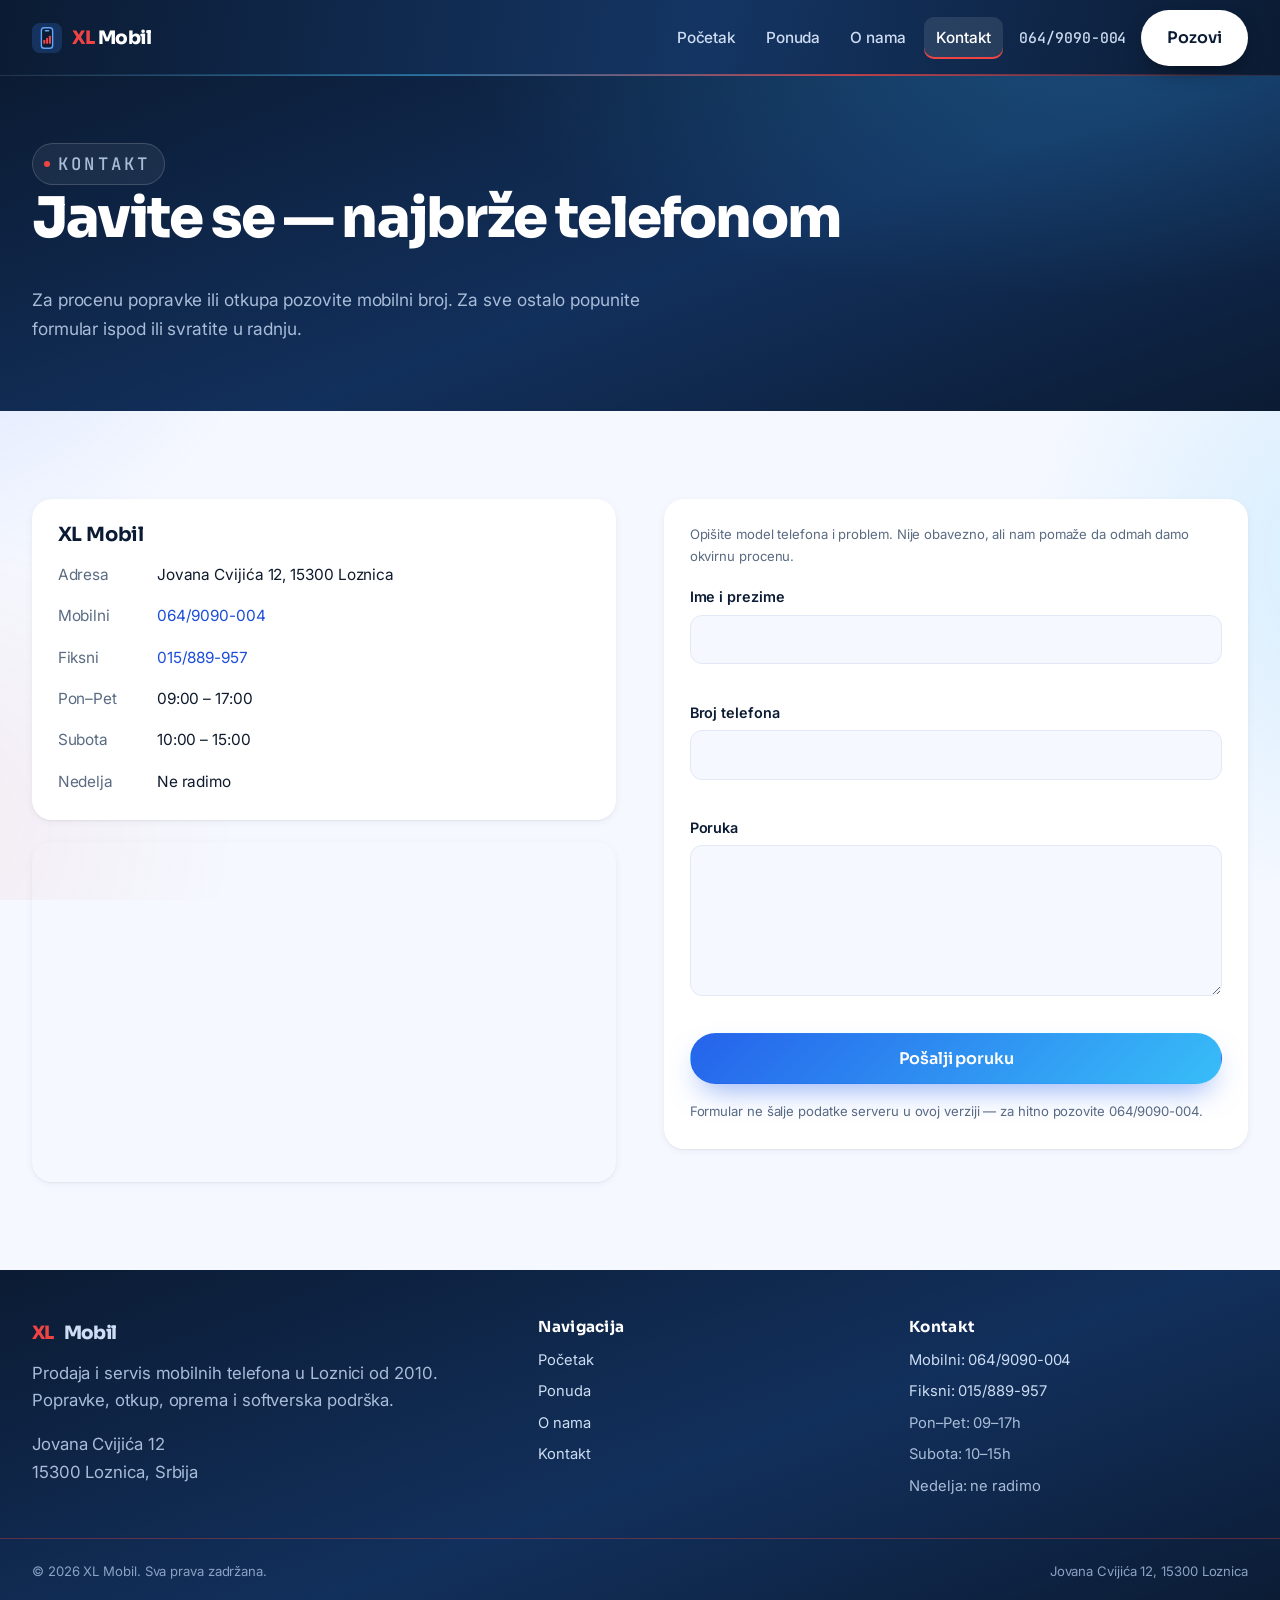
<file: kontakt.html>
<!DOCTYPE html>
<html lang="sr">
<head>
<meta charset="UTF-8">
<meta name="viewport" content="width=device-width, initial-scale=1">
<title>Kontakt i radno vreme — XL Mobil, Loznica</title>
<meta name="description" content="Kontakt XL Mobil: Jovana Cvijića 12, 15300 Loznica. Mobilni 064/9090-004, fiksni 015/889-957. Radno vreme, mapa i formular za upit o popravci ili otkupu.">
<link rel="canonical" href="https://www.xlmobil.rs/kontakt.html">
<meta property="og:type" content="website">
<meta property="og:site_name" content="XL Mobil">
<meta property="og:title" content="Kontakt i radno vreme — XL Mobil, Loznica">
<meta property="og:description" content="Jovana Cvijića 12, 15300 Loznica. Mobilni 064/9090-004, fiksni 015/889-957. Mapa i formular za upit.">
<meta property="og:image" content="https://www.xlmobil.rs/assets/og-image.svg">
<meta property="og:url" content="https://www.xlmobil.rs/kontakt.html">
<meta name="twitter:card" content="summary_large_image">
<link rel="icon" href="assets/favicon.svg" type="image/svg+xml">
<link rel="preconnect" href="https://fonts.googleapis.com">
<link rel="preconnect" href="https://fonts.gstatic.com" crossorigin>
<link href="https://fonts.googleapis.com/css2?family=Sora:wght@500;600;700;800&family=Inter:wght@400;500;600&family=JetBrains+Mono:wght@400;500&display=swap" rel="stylesheet">
<link rel="stylesheet" href="styles.css">
</head>
<body>
<a class="skip-link" href="#main">Preskoči na sadržaj</a>

<!-- Bočne šine: vertikalni tekst uz ivice prozora, vidljive tek na širokim ekranima -->
<span class="edge-rail edge-rail--left" aria-hidden="true">Prodaja · Servis · Otkup</span>
<a class="edge-rail edge-rail--right" href="tel:+381649090004" tabindex="-1" aria-hidden="true">064/9090-004 · Loznica</a>

<header class="site-header">
  <div class="wrap header__inner">
    <a class="brand" href="index.html" aria-label="XL Mobil, početna">
      <svg width="30" height="30" viewBox="0 0 32 32" aria-hidden="true" focusable="false">
        <rect width="32" height="32" rx="8" fill="#16325e"/>
        <rect x="10" y="5" width="12" height="22" rx="3" fill="#0b1b33" stroke="#60a5fa" stroke-width="1.5"/>
        <rect x="13.5" y="7.5" width="5" height="1.6" rx="0.8" fill="#60a5fa"/>
        <g fill="#ef4444"><rect x="12" y="18" width="2.2" height="4" rx="0.6"/><rect x="15" y="16" width="2.2" height="6" rx="0.6"/><rect x="18" y="13.5" width="2.2" height="8.5" rx="0.6"/></g>
      </svg>
      <span><span class="brand__x">XL</span> Mobil</span>
    </a>
    <button class="nav-toggle" type="button" aria-label="Otvori meni" aria-expanded="false" aria-controls="primary-nav"><span></span></button>
    <nav class="primary-nav" id="primary-nav" aria-label="Glavna navigacija">
      <ul>
        <li><a href="index.html">Početak</a></li>
        <li><a href="ponuda.html">Ponuda</a></li>
        <li><a href="o-nama.html">O nama</a></li>
        <li><a href="kontakt.html" aria-current="page">Kontakt</a></li>
        <li class="mobile-call"><a class="btn btn--primary btn--block" href="tel:+381649090004">Pozovi 064/9090-004</a></li>
      </ul>
    </nav>
    <div class="header__cta">
      <a class="header__phone" href="tel:+381649090004">064/9090-004</a>
      <a class="btn btn--primary" href="tel:+381649090004">Pozovi</a>
    </div>
  </div>
</header>

<main id="main">

  <section class="page-hero">
    <div class="wrap">
      <p class="eyebrow">Kontakt</p>
      <h1>Javite se — najbrže telefonom</h1>
      <p>Za procenu popravke ili otkupa pozovite mobilni broj. Za sve ostalo popunite formular ispod ili svratite u radnju.</p>
    </div>
  </section>

  <section class="section">
    <div class="wrap contact-grid">

      <div>
        <div class="info-card reveal">
          <h3>XL Mobil</h3>
          <div class="info-row"><span>Adresa</span><span>Jovana Cvijića 12, 15300 Loznica</span></div>
          <div class="info-row"><span>Mobilni</span><a href="tel:+381649090004">064/9090-004</a></div>
          <div class="info-row"><span>Fiksni</span><a href="tel:+381158899957">015/889-957</a></div>
          <!-- NAPOMENA ZA VLASNIKA: radno vreme nije zvanično potvrđeno nigde gde smo mogli da proverimo.
               Ovo je razuman placeholder — potvrditi ili ispraviti tačne sate pre objave sajta. -->
          <div class="info-row"><span>Pon–Pet</span><span>09:00 – 17:00</span></div>
          <div class="info-row"><span>Subota</span><span>10:00 – 15:00</span></div>
          <div class="info-row"><span>Nedelja</span><span>Ne radimo</span></div>
        </div>

        <div class="map-embed reveal" id="mapa">
          <!-- Zvanični Google Maps embed za XL MOBIL — ne regenerisati -->
          <iframe src="https://www.google.com/maps/embed?pb=!1m18!1m12!1m3!1d2844.231252009093!2d19.21889047622357!3d44.53089737107404!2m3!1f0!2f0!3f0!3m2!1i1024!2i768!4f13.1!3m3!1m2!1s0x4759619ef293d9af%3A0xb88b22be460795ec!2sXL%20MOBIL!5e0!3m2!1ssr!2srs!4v1788189400933!5m2!1ssr!2srs" width="600" height="450" style="border:0;" allowfullscreen="" loading="lazy" referrerpolicy="strict-origin-when-cross-origin" title="XL Mobil na Google mapama"></iframe>
        </div>
      </div>

      <div>
        <form class="contact-form reveal" novalidate aria-describedby="form-intro">
          <p id="form-intro" class="form-note">Opišite model telefona i problem. Nije obavezno, ali nam pomaže da odmah damo okvirnu procenu.</p>

          <div class="field">
            <label for="ime">Ime i prezime</label>
            <input type="text" id="ime" name="ime" autocomplete="name" required>
            <span class="field__error" aria-live="polite"></span>
          </div>

          <div class="field">
            <label for="telefon">Broj telefona</label>
            <input type="tel" id="telefon" name="telefon" autocomplete="tel" inputmode="tel" required>
            <span class="field__error" aria-live="polite"></span>
          </div>

          <div class="field">
            <label for="poruka">Poruka</label>
            <textarea id="poruka" name="poruka" rows="5" required></textarea>
            <span class="field__error" aria-live="polite"></span>
          </div>

          <p class="form-status" role="status" tabindex="-1"></p>

          <button type="submit" class="btn btn--primary btn--block">Pošalji poruku</button>
          <p class="form-note">Formular ne šalje podatke serveru u ovoj verziji — za hitno pozovite 064/9090-004.</p>
        </form>
      </div>

    </div>
  </section>

</main>

<footer class="site-footer">
  <div class="wrap footer__grid">
    <div>
      <a class="footer__brand" href="index.html"><span class="brand__x">XL</span> Mobil</a>
      <p>Prodaja i servis mobilnih telefona u Loznici od 2010. Popravke, otkup, oprema i softverska podrška.</p>
      <p>Jovana Cvijića 12<br>15300 Loznica, Srbija</p>
    </div>
    <div>
      <h4>Navigacija</h4>
      <div class="footer__list">
        <a href="index.html">Početak</a><a href="ponuda.html">Ponuda</a><a href="o-nama.html">O nama</a><a href="kontakt.html">Kontakt</a>
      </div>
    </div>
    <div>
      <h4>Kontakt</h4>
      <div class="footer__list">
        <a href="tel:+381649090004">Mobilni: 064/9090-004</a>
        <a href="tel:+381158899957">Fiksni: 015/889-957</a>
        <!-- NAPOMENA ZA VLASNIKA: radno vreme nije zvanično potvrđeno — proveriti i ispraviti pre objave sajta -->
        <span>Pon–Pet: 09–17h</span><span>Subota: 10–15h</span><span>Nedelja: ne radimo</span>
      </div>
    </div>
  </div>
  <div class="wrap footer__bottom">
    <span>© <span data-year>2026</span> XL Mobil. Sva prava zadržana.</span>
    <span>Jovana Cvijića 12, 15300 Loznica</span>
  </div>
</footer>

<script>document.querySelector("[data-year]").textContent = new Date().getFullYear();</script>
<script src="main.js"></script>
</body>
</html>
</file>
<file: styles.css>
/* ==========================================================================
   XL Mobil — styles.css
   One shared stylesheet for all pages. Mobile-first, no reset library.
   ========================================================================== */

/* --------------------------------------------------------------------------
   Palette
   Base is the brief's white / navy / vivid-blue family. One deliberate
   addition: --sky (#38bdf8), a brighter cyan-leaning blue used ONLY for the
   animated signal bars on cards and the hero glyph. It reads as "live signal"
   in a way --blue-light (#60a5fa) is too muted to carry, and it keeps the
   telecom metaphor legible without introducing a non-blue hue. Everything
   structural still uses navy/blue.
   -------------------------------------------------------------------------- */
:root {
  --white: #ffffff;
  --bg: #f5f8ff;
  --navy: #0b1b33;
  --navy-2: #122a4d;
  --blue: #2563eb;
  --blue-dark: #1d4ed8;
  --blue-light: #60a5fa;
  --sky: #38bdf8;          /* signal bars + hero glyph only */
  --ink: #0f1b2d;
  --slate: #5b6b82;
  --line: #e2e8f5;

  --shadow-sm: 0 1px 2px rgba(11, 27, 51, .06), 0 2px 8px rgba(11, 27, 51, .05);
  --shadow-md: 0 6px 20px rgba(11, 27, 51, .10), 0 2px 6px rgba(11, 27, 51, .06);
  --shadow-lg: 0 24px 60px rgba(11, 27, 51, .16);

  --r-sm: 14px;
  --r-md: 20px;
  --r-lg: 26px;

  --maxw: 1140px;
  --pad: clamp(1.1rem, 4vw, 2rem);

  --ease: cubic-bezier(.22, .61, .36, 1);
  --dur: 320ms;

  --font-display: "Sora", system-ui, -apple-system, "Segoe UI", sans-serif;
  --font-body: "Inter", system-ui, -apple-system, "Segoe UI", Roboto, sans-serif;
  --font-mono: "JetBrains Mono", ui-monospace, "SF Mono", Menlo, monospace;
}

/* --------------------------------------------------------------------------
   Base
   -------------------------------------------------------------------------- */
*, *::before, *::after { box-sizing: border-box; }

html { scroll-behavior: smooth; -webkit-text-size-adjust: 100%; }

body {
  margin: 0;
  font-family: var(--font-body);
  font-size: 1.02rem;
  line-height: 1.65;
  color: var(--ink);
  background: var(--white);
  -webkit-font-smoothing: antialiased;
}

h1, h2, h3, h4 {
  font-family: var(--font-display);
  font-weight: 700;
  line-height: 1.12;
  letter-spacing: -0.02em;
  color: var(--navy);
  margin: 0 0 .5em;
}

h1 { font-size: clamp(2.1rem, 5.4vw, 3.5rem); font-weight: 800; }
h2 { font-size: clamp(1.7rem, 3.8vw, 2.5rem); }
h3 { font-size: 1.22rem; letter-spacing: -0.01em; }

p { margin: 0 0 1rem; }

a { color: var(--blue-dark); text-decoration-thickness: 1px; text-underline-offset: 2px; }
a:hover { color: var(--blue); }

img { max-width: 100%; display: block; height: auto; }

ul { margin: 0; padding: 0; list-style: none; }

:focus-visible {
  outline: 3px solid var(--blue);
  outline-offset: 2px;
  border-radius: 4px;
}

/* --------------------------------------------------------------------------
   Layout helpers
   -------------------------------------------------------------------------- */
.wrap {
  width: 100%;
  max-width: var(--maxw);
  margin-inline: auto;
  padding-inline: var(--pad);
}

.section { padding-block: clamp(3rem, 8vw, 5.5rem); }
.section--tint { background: var(--bg); }
.section--navy { background: var(--navy); color: #dbe6f7; }
.section--navy h2, .section--navy h3 { color: var(--white); }

.section__head { max-width: 46rem; margin-bottom: 2.5rem; }
.section__head p { color: var(--slate); font-size: 1.08rem; margin-bottom: 0; }
.section--navy .section__head p { color: #a9bcd8; }

.eyebrow {
  font-family: var(--font-mono);
  font-size: .74rem;
  font-weight: 500;
  letter-spacing: .18em;
  text-transform: uppercase;
  color: var(--blue);
  margin: 0 0 .9rem;
}
.section--navy .eyebrow { color: var(--blue-light); }

.skip-link {
  position: absolute;
  left: .75rem;
  top: -3rem;
  z-index: 200;
  background: var(--navy);
  color: var(--white);
  padding: .6rem 1rem;
  border-radius: 0 0 var(--r-sm) var(--r-sm);
  transition: top var(--dur) var(--ease);
}
.skip-link:focus { top: 0; color: var(--white); }

/* --------------------------------------------------------------------------
   Buttons
   -------------------------------------------------------------------------- */
.btn {
  display: inline-flex;
  align-items: center;
  gap: .55rem;
  font-family: var(--font-display);
  font-weight: 600;
  font-size: .98rem;
  letter-spacing: -0.01em;
  padding: .8rem 1.4rem;
  border-radius: 999px;
  border: 1.5px solid transparent;
  cursor: pointer;
  text-decoration: none;
  transition: background var(--dur) var(--ease), transform var(--dur) var(--ease),
              box-shadow var(--dur) var(--ease), border-color var(--dur) var(--ease);
}
.btn--primary { background: var(--blue); color: var(--white); box-shadow: var(--shadow-sm); }
.btn--primary:hover { background: var(--blue-dark); color: var(--white); transform: translateY(-2px); box-shadow: var(--shadow-md); }
.btn--ghost { background: transparent; color: var(--navy); border-color: var(--line); }
.btn--ghost:hover { border-color: var(--blue); color: var(--blue-dark); transform: translateY(-2px); }
.btn--on-navy { background: var(--white); color: var(--navy); }
.btn--on-navy:hover { background: var(--blue-light); color: var(--navy); transform: translateY(-2px); }
.btn--block { width: 100%; justify-content: center; }

/* --------------------------------------------------------------------------
   Header
   -------------------------------------------------------------------------- */
.site-header {
  position: sticky;
  top: 0;
  z-index: 100;
  background: rgba(255, 255, 255, .82);
  transition: background var(--dur) var(--ease), box-shadow var(--dur) var(--ease),
              backdrop-filter var(--dur) var(--ease);
}
.site-header.is-scrolled {
  background: rgba(255, 255, 255, .93);
  backdrop-filter: saturate(180%) blur(12px);
  -webkit-backdrop-filter: saturate(180%) blur(12px);
  box-shadow: 0 1px 0 var(--line), 0 8px 24px rgba(11, 27, 51, .07);
}

.header__inner {
  display: flex;
  align-items: center;
  gap: 1rem;
  min-height: 68px;
  padding-block: .5rem;
}

.brand {
  display: inline-flex;
  align-items: center;
  gap: .6rem;
  font-family: var(--font-display);
  font-weight: 800;
  font-size: 1.16rem;
  letter-spacing: -0.03em;
  color: var(--navy);
  text-decoration: none;
}
.brand:hover { color: var(--navy); }
.brand svg { flex: none; }
.brand__x { color: var(--blue); }

.primary-nav { margin-left: auto; }
.primary-nav ul { display: flex; gap: .35rem; align-items: center; }
.primary-nav a {
  display: block;
  padding: .5rem .75rem;
  border-radius: 10px;
  font-weight: 500;
  font-size: .96rem;
  color: var(--ink);
  text-decoration: none;
  transition: background var(--dur) var(--ease), color var(--dur) var(--ease);
}
.primary-nav a:hover { background: var(--bg); color: var(--blue-dark); }
.primary-nav a[aria-current="page"] {
  color: var(--blue-dark);
  background: var(--bg);
  box-shadow: inset 0 -2px 0 var(--blue);
}

.header__cta { display: flex; align-items: center; gap: .9rem; }
.header__phone {
  font-family: var(--font-mono);
  font-size: .92rem;
  font-weight: 500;
  color: var(--navy);
  text-decoration: none;
  white-space: nowrap;
}
.header__phone:hover { color: var(--blue-dark); }

.nav-toggle {
  display: none;
  flex: none;
  width: 44px;
  height: 44px;
  border: 1.5px solid var(--line);
  border-radius: 12px;
  background: var(--white);
  cursor: pointer;
  padding: 0;
  align-items: center;
  justify-content: center;
}
.nav-toggle span, .nav-toggle span::before, .nav-toggle span::after {
  content: "";
  display: block;
  width: 18px;
  height: 2px;
  background: var(--navy);
  border-radius: 2px;
  transition: transform var(--dur) var(--ease), opacity var(--dur) var(--ease);
}
.nav-toggle span::before { transform: translateY(-6px); }
.nav-toggle span::after { transform: translateY(4px); }
body.nav-open .nav-toggle span { background: transparent; }
body.nav-open .nav-toggle span::before { transform: rotate(45deg); }
body.nav-open .nav-toggle span::after { transform: rotate(-45deg) translateY(0); }

/* --------------------------------------------------------------------------
   Hero
   -------------------------------------------------------------------------- */
.hero { position: relative; overflow: hidden; padding-block: clamp(2.5rem, 7vw, 5rem); }
.hero__grid {
  display: grid;
  gap: clamp(2rem, 6vw, 4rem);
  align-items: center;
}
@media (min-width: 900px) {
  .hero__grid { grid-template-columns: 1.05fr .95fr; }
}

.hero__title { margin-bottom: 1rem; }
.hero__lead { font-size: 1.14rem; color: var(--slate); max-width: 34rem; margin-bottom: 1.8rem; }
.hero__actions { display: flex; flex-wrap: wrap; gap: .8rem; margin-bottom: 2.4rem; }

.trust-row {
  display: grid;
  grid-template-columns: repeat(2, 1fr);
  gap: 1rem 1.6rem;
  max-width: 32rem;
}
@media (min-width: 560px) { .trust-row { grid-template-columns: repeat(4, auto); } }
.trust-row div { }
.trust-row dt {
  font-family: var(--font-display);
  font-weight: 800;
  font-size: 1.5rem;
  color: var(--navy);
  letter-spacing: -0.02em;
}
.trust-row dd { margin: 0; font-size: .82rem; color: var(--slate); line-height: 1.35; }

/* Hero device mockup + floating glass chips */
.hero__device {
  position: relative;
  justify-self: center;
  width: min(320px, 78vw);
  aspect-ratio: 300 / 560;
}
.hero__glow {
  position: absolute;
  inset: -22% -30%;
  background: radial-gradient(circle at 50% 42%,
              rgba(56, 189, 248, .38), rgba(37, 99, 235, .16) 45%, transparent 70%);
  filter: blur(6px);
  z-index: 0;
}
.hero__phone { position: relative; z-index: 1; width: 100%; height: 100%; filter: drop-shadow(var(--shadow-lg)); }

.chip {
  position: absolute;
  z-index: 2;
  display: inline-flex;
  align-items: center;
  gap: .5rem;
  padding: .5rem .8rem;
  font-size: .8rem;
  font-weight: 600;
  font-family: var(--font-display);
  color: var(--navy);
  background: rgba(255, 255, 255, .72);
  border: 1px solid rgba(255, 255, 255, .9);
  border-radius: 999px;
  box-shadow: var(--shadow-md);
  backdrop-filter: blur(8px);
  -webkit-backdrop-filter: blur(8px);
  white-space: nowrap;
}
.chip--1 { top: 8%; left: -14%; }
.chip--2 { top: 44%; right: -20%; }
.chip--3 { bottom: 9%; left: -10%; }
.chip__dot {
  width: 8px; height: 8px; border-radius: 50%;
  background: #16a34a;
  box-shadow: 0 0 0 3px rgba(22, 163, 74, .22);
}

/* one-time staggered entrance */
.reveal-hero { opacity: 0; transform: translateY(14px); }
.hero-in .hero__title  { animation: heroIn var(--dur) var(--ease) forwards; }
.hero-in .hero__lead   { animation: heroIn var(--dur) var(--ease) .08s forwards; }
.hero-in .hero__actions{ animation: heroIn var(--dur) var(--ease) .16s forwards; }
.hero-in .trust-row    { animation: heroIn var(--dur) var(--ease) .24s forwards; }
.hero-in .hero__device { animation: heroIn var(--dur) var(--ease) .18s forwards; }
.hero-in .chip--1 { animation: chipIn 360ms var(--ease) .34s forwards; }
.hero-in .chip--2 { animation: chipIn 360ms var(--ease) .46s forwards; }
.hero-in .chip--3 { animation: chipIn 360ms var(--ease) .58s forwards; }
@keyframes heroIn { to { opacity: 1; transform: none; } }
@keyframes chipIn { from { opacity: 0; transform: translateY(12px) scale(.96); } to { opacity: 1; transform: none; } }

/* --------------------------------------------------------------------------
   Signal-chip cards (signature element)
   Category/service card with a 4-bar signal glyph top-right. Bars fill from
   left on hover/focus, one metaphor doing double duty: "we cover the whole
   range" and "connectivity".
   -------------------------------------------------------------------------- */
.grid-cards {
  display: grid;
  gap: 1.1rem;
  grid-template-columns: 1fr;
}
@media (min-width: 620px) { .grid-cards { grid-template-columns: repeat(2, 1fr); } }
@media (min-width: 940px) { .grid-cards--4 { grid-template-columns: repeat(4, 1fr); } }
@media (min-width: 940px) { .grid-cards--3 { grid-template-columns: repeat(3, 1fr); } }

.chip-card {
  position: relative;
  display: flex;
  flex-direction: column;
  gap: .5rem;
  padding: 1.5rem 1.4rem 1.6rem;
  background: var(--white);
  border-radius: var(--r-md);
  box-shadow: var(--shadow-sm);
  text-decoration: none;
  color: var(--ink);
  transition: transform var(--dur) var(--ease), box-shadow var(--dur) var(--ease);
  overflow: hidden;
}
.chip-card::after {
  content: "";
  position: absolute;
  left: 0; right: 0; bottom: 0;
  height: 3px;
  background: var(--blue);
  transform: scaleX(0);
  transform-origin: left;
  transition: transform var(--dur) var(--ease);
}
.chip-card:hover, .chip-card:focus-visible {
  transform: translateY(-4px);
  box-shadow: var(--shadow-md);
}
.chip-card:hover::after, .chip-card:focus-visible::after { transform: scaleX(1); }

.chip-card__num {
  font-family: var(--font-mono);
  font-size: .74rem;
  color: var(--slate);
  letter-spacing: .1em;
}
.chip-card h3 { margin: 0; color: var(--navy); }
.chip-card p { margin: 0; font-size: .92rem; color: var(--slate); }

.signal {
  position: absolute;
  top: 1.3rem;
  right: 1.3rem;
  display: flex;
  align-items: flex-end;
  gap: 3px;
  height: 22px;
}
.signal i {
  width: 4px;
  background: var(--line);
  border-radius: 2px;
  transition: background var(--dur) var(--ease);
}
.signal i:nth-child(1) { height: 25%; }
.signal i:nth-child(2) { height: 50%; }
.signal i:nth-child(3) { height: 75%; }
.signal i:nth-child(4) { height: 100%; }
.chip-card:hover .signal i,
.chip-card:focus-visible .signal i { background: var(--sky); }
.chip-card:hover .signal i:nth-child(1) { transition-delay: 0ms; }
.chip-card:hover .signal i:nth-child(2) { transition-delay: 60ms; }
.chip-card:hover .signal i:nth-child(3) { transition-delay: 120ms; }
.chip-card:hover .signal i:nth-child(4) { transition-delay: 180ms; }

/* --------------------------------------------------------------------------
   Why-us list
   -------------------------------------------------------------------------- */
.reasons { display: grid; gap: 1.2rem; grid-template-columns: 1fr; }
@media (min-width: 720px) { .reasons { grid-template-columns: repeat(2, 1fr); } }
.reason {
  padding: 1.5rem;
  background: var(--white);
  border-radius: var(--r-md);
  box-shadow: var(--shadow-sm);
}
.section--tint .reason { background: var(--white); }
.reason__ic {
  width: 40px; height: 40px;
  display: grid; place-items: center;
  border-radius: 12px;
  background: var(--bg);
  color: var(--blue-dark);
  margin-bottom: .8rem;
}
.reason h3 { color: var(--navy); }
.reason p { margin: 0; font-size: .95rem; color: var(--slate); }

/* --------------------------------------------------------------------------
   Brands row
   -------------------------------------------------------------------------- */
.brands {
  display: flex;
  flex-wrap: wrap;
  gap: .6rem .7rem;
  align-items: center;
}
.brands li {
  font-family: var(--font-mono);
  font-size: .84rem;
  letter-spacing: .04em;
  color: var(--slate);
  padding: .45rem .85rem;
  border: 1px solid var(--line);
  border-radius: 999px;
  background: var(--white);
}
.section--navy .brands li { color: #cdddf3; border-color: rgba(255,255,255,.16); background: rgba(255,255,255,.04); }

/* --------------------------------------------------------------------------
   Process steps
   -------------------------------------------------------------------------- */
.steps { counter-reset: step; display: grid; gap: 1.1rem; grid-template-columns: 1fr; }
@media (min-width: 780px) { .steps { grid-template-columns: repeat(4, 1fr); } }
.step {
  position: relative;
  padding: 1.6rem 1.3rem 1.4rem;
  background: var(--white);
  border-radius: var(--r-md);
  box-shadow: var(--shadow-sm);
}
.step::before {
  counter-increment: step;
  content: counter(step);
  display: grid;
  place-items: center;
  width: 34px; height: 34px;
  font-family: var(--font-display);
  font-weight: 800;
  font-size: .95rem;
  color: var(--white);
  background: var(--blue);
  border-radius: 10px;
  margin-bottom: .8rem;
}
.step h3 { color: var(--navy); font-size: 1.05rem; }
.step p { margin: 0; font-size: .9rem; color: var(--slate); }

/* --------------------------------------------------------------------------
   Trade-in condition guide
   -------------------------------------------------------------------------- */
.grades { display: grid; gap: 1rem; grid-template-columns: 1fr; }
@media (min-width: 760px) { .grades { grid-template-columns: repeat(3, 1fr); } }
.grade {
  padding: 1.5rem;
  border-radius: var(--r-md);
  background: var(--white);
  box-shadow: var(--shadow-sm);
  border-top: 4px solid var(--blue-light);
}
.grade--new { border-top-color: #16a34a; }
.grade--good { border-top-color: var(--blue); }
.grade--worn { border-top-color: #d97706; }
.grade__tag {
  font-family: var(--font-mono);
  font-size: .72rem;
  letter-spacing: .12em;
  text-transform: uppercase;
  color: var(--slate);
}
.grade h3 { color: var(--navy); margin: .2rem 0 .5rem; }
.grade p { margin: 0; font-size: .93rem; color: var(--slate); }

/* --------------------------------------------------------------------------
   Testimonials
   -------------------------------------------------------------------------- */
.quotes { display: grid; gap: 1.1rem; grid-template-columns: 1fr; }
@media (min-width: 820px) { .quotes { grid-template-columns: repeat(3, 1fr); } }
.quote {
  padding: 1.6rem;
  background: var(--white);
  border-radius: var(--r-md);
  box-shadow: var(--shadow-sm);
  display: flex;
  flex-direction: column;
  gap: 1rem;
}
.quote p { margin: 0; font-size: .98rem; }
.quote footer { font-size: .86rem; color: var(--slate); font-style: normal; }
.quote cite { font-style: normal; font-weight: 600; color: var(--navy); }
.stars { color: var(--blue); letter-spacing: 2px; font-size: .9rem; }

/* --------------------------------------------------------------------------
   Media blocks
   -------------------------------------------------------------------------- */
.media {
  display: grid;
  gap: clamp(1.5rem, 5vw, 3rem);
  align-items: center;
}
@media (min-width: 860px) { .media { grid-template-columns: 1fr 1fr; } .media--flip .media__img { order: 2; } }
.media__img { border-radius: var(--r-lg); overflow: hidden; box-shadow: var(--shadow-md); }
.media__img img { width: 100%; aspect-ratio: 4 / 3; object-fit: cover; }
.media ul.ticks { display: grid; gap: .6rem; margin-top: 1rem; }
.ticks li { position: relative; padding-left: 1.6rem; color: var(--slate); }
.ticks li::before {
  content: "";
  position: absolute; left: 0; top: .45em;
  width: 10px; height: 6px;
  border-left: 2px solid var(--blue);
  border-bottom: 2px solid var(--blue);
  transform: rotate(-45deg);
}

/* --------------------------------------------------------------------------
   Service detail list
   -------------------------------------------------------------------------- */
.svc-list { display: grid; gap: 1rem; grid-template-columns: 1fr; }
@media (min-width: 760px) { .svc-list { grid-template-columns: repeat(2, 1fr); } }
.svc {
  padding: 1.5rem;
  background: var(--white);
  border-radius: var(--r-md);
  box-shadow: var(--shadow-sm);
}
.svc h3 { color: var(--navy); font-size: 1.1rem; display: flex; justify-content: space-between; gap: 1rem; align-items: baseline; }
.svc .price { font-family: var(--font-mono); font-size: .8rem; color: var(--blue-dark); white-space: nowrap; }
.svc p { margin: .3rem 0 0; font-size: .93rem; color: var(--slate); }

/* --------------------------------------------------------------------------
   Contact / form
   -------------------------------------------------------------------------- */
.contact-grid { display: grid; gap: clamp(1.5rem, 5vw, 3rem); }
@media (min-width: 900px) { .contact-grid { grid-template-columns: 1fr 1fr; } }

.info-card {
  background: var(--white);
  border-radius: var(--r-md);
  box-shadow: var(--shadow-sm);
  padding: 1.6rem;
  display: grid;
  gap: 1rem;
}
.info-card h3 { margin: 0; color: var(--navy); }
.info-row { display: flex; gap: .7rem; font-size: .96rem; }
.info-row span:first-child { color: var(--slate); min-width: 5.5rem; }
.info-row a { text-decoration: none; }

.map-embed {
  margin-top: 1.4rem;
  border-radius: var(--r-md);
  overflow: hidden;
  box-shadow: var(--shadow-sm);
  line-height: 0;
}
.map-embed iframe { width: 100%; height: 340px; border: 0; display: block; }

form.contact-form {
  background: var(--white);
  border-radius: var(--r-md);
  box-shadow: var(--shadow-sm);
  padding: 1.6rem;
  display: grid;
  gap: 1.1rem;
}
.field { display: grid; gap: .35rem; }
.field label { font-weight: 600; font-size: .9rem; color: var(--navy); }
.field input, .field textarea {
  font: inherit;
  font-size: .96rem;
  padding: .7rem .85rem;
  border: 1.5px solid var(--line);
  border-radius: 12px;
  background: var(--bg);
  color: var(--ink);
  transition: border-color var(--dur) var(--ease), background var(--dur) var(--ease);
}
.field input:focus, .field textarea:focus {
  border-color: var(--blue);
  background: var(--white);
  outline: none;
}
.field textarea { resize: vertical; min-height: 120px; }
.field.has-error input, .field.has-error textarea { border-color: #dc2626; background: #fef2f2; }
.field__error { font-size: .82rem; color: #b91c1c; min-height: 1em; }
.field.has-error .field__error::before { content: "⚠ "; }

.form-status {
  margin: 0;
  padding: .9rem 1rem;
  border-radius: 12px;
  font-size: .93rem;
  font-weight: 500;
  display: none;
}
.form-status.is-ok { display: block; background: #ecfdf5; color: #065f46; border: 1px solid #a7f3d0; }
.form-note { font-size: .82rem; color: var(--slate); margin: 0; }

/* --------------------------------------------------------------------------
   Footer
   -------------------------------------------------------------------------- */
.site-footer { background: var(--navy); color: #a9bcd8; padding-block: 3rem 2rem; }
.footer__grid {
  display: grid;
  gap: 2rem;
  grid-template-columns: 1fr;
}
@media (min-width: 720px) { .footer__grid { grid-template-columns: 1.4fr 1fr 1fr; } }
.site-footer h4 { color: var(--white); font-size: .95rem; letter-spacing: .02em; margin-bottom: .8rem; }
.site-footer a { color: #cdddf3; text-decoration: none; }
.site-footer a:hover { color: var(--blue-light); }
.footer__brand { display: inline-flex; align-items: center; gap: .6rem; color: var(--white); font-family: var(--font-display); font-weight: 800; font-size: 1.15rem; letter-spacing: -0.03em; text-decoration: none; margin-bottom: .7rem; }
.footer__brand .brand__x { color: var(--blue-light); }
.footer__list { display: grid; gap: .45rem; font-size: .92rem; }
.footer__bottom {
  margin-top: 2.2rem;
  padding-top: 1.4rem;
  border-top: 1px solid rgba(255,255,255,.12);
  display: flex;
  flex-wrap: wrap;
  gap: .5rem 1.5rem;
  justify-content: space-between;
  font-size: .82rem;
  color: #8ba2c4;
}

/* --------------------------------------------------------------------------
   Scroll reveal
   -------------------------------------------------------------------------- */
.reveal { opacity: 0; transform: translateY(18px); transition: opacity 420ms var(--ease), transform 420ms var(--ease); }
.reveal.is-visible { opacity: 1; transform: none; }

/* --------------------------------------------------------------------------
   Page hero (inner pages)
   -------------------------------------------------------------------------- */
.page-hero { background: var(--navy); color: #cddcf2; padding-block: clamp(2.6rem, 7vw, 4.2rem); }
.page-hero h1 { color: var(--white); }
.page-hero p { color: #a9bcd8; max-width: 42rem; font-size: 1.08rem; margin: 0; }

/* --------------------------------------------------------------------------
   Mobile nav + responsive
   -------------------------------------------------------------------------- */
@media (max-width: 860px) {
  .nav-toggle { display: inline-flex; margin-left: auto; }
  .header__cta .header__phone { display: none; }
  .header__cta .btn { display: none; }

  .primary-nav {
    position: fixed;
    inset: 84px 0 auto 0;
    margin: 0;
    background: var(--white);
    box-shadow: var(--shadow-lg);
    border-top: 1px solid var(--line);
    transform: translateY(-12px);
    opacity: 0;
    pointer-events: none;
    transition: transform var(--dur) var(--ease), opacity var(--dur) var(--ease);
  }
  body.nav-open .primary-nav { transform: none; opacity: 1; pointer-events: auto; }
  .primary-nav ul { flex-direction: column; align-items: stretch; gap: 0; padding: .5rem var(--pad) 1.2rem; }
  .primary-nav a { padding: .9rem .5rem; border-radius: 0; border-bottom: 1px solid var(--line); font-size: 1.05rem; }
  .primary-nav a[aria-current="page"] { box-shadow: inset 3px 0 0 var(--blue); background: var(--bg); }

  .primary-nav .mobile-call {
    display: block;
    margin-top: 1rem;
    text-align: center;
  }
}
@media (min-width: 861px) {
  .primary-nav .mobile-call { display: none; }
}

/* --------------------------------------------------------------------------
   Reduced motion
   -------------------------------------------------------------------------- */
@media (prefers-reduced-motion: reduce) {
  html { scroll-behavior: auto; }
  *, *::before, *::after {
    animation-duration: 0.001ms !important;
    animation-delay: 0ms !important;
    transition-duration: 0.001ms !important;
  }
  .reveal, .reveal-hero { opacity: 1 !important; transform: none !important; }
  .chip { opacity: 1 !important; transform: none !important; }
}

/* ==========================================================================
   VISUAL UPGRADE LAYER
   Dodato kasnije: bogatija tipografija, gradijenti, dubina i mikro-animacije.
   Namerno na kraju fajla — pravila ovde nadjačavaju osnovni sloj iznad.
   ========================================================================== */

:root {
  --grad-blue: linear-gradient(135deg, #2563eb 0%, #38bdf8 100%);
  --grad-navy: linear-gradient(160deg, #0b1b33 0%, #12305c 55%, #0b1b33 100%);
  --shadow-md: 0 10px 30px -8px rgba(11, 27, 51, .16), 0 2px 8px rgba(11, 27, 51, .06);
  --shadow-lg: 0 40px 80px -24px rgba(11, 27, 51, .30);
  --shadow-blue: 0 14px 30px -10px rgba(37, 99, 235, .55);
}

body { font-size: 1.05rem; letter-spacing: -0.005em; }
h1, h2 { letter-spacing: -0.032em; }
h2 { font-weight: 800; }

/* Gradijentni akcenat u naslovu */
.grad {
  background: var(--grad-blue);
  -webkit-background-clip: text;
  background-clip: text;
  color: transparent;
}

/* --- Eyebrow kao pill oznaka -------------------------------------------- */
.eyebrow {
  display: inline-flex;
  align-items: center;
  gap: .5rem;
  padding: .34rem .85rem .34rem .7rem;
  border: 1px solid var(--line);
  border-radius: 999px;
  background: var(--white);
  box-shadow: var(--shadow-sm);
}
.eyebrow::before {
  content: "";
  width: 6px; height: 6px;
  border-radius: 50%;
  background: var(--grad-blue);
}
.section--navy .eyebrow,
.page-hero .eyebrow {
  background: rgba(255, 255, 255, .06);
  border-color: rgba(255, 255, 255, .16);
  box-shadow: none;
}

.section__head { margin-bottom: 3rem; }
.section__head h2 { margin-bottom: .55rem; }

/* --- Dugmad -------------------------------------------------------------- */
.btn { padding: .88rem 1.6rem; font-size: 1rem; }
.btn--primary {
  position: relative;
  overflow: hidden;
  background: var(--grad-blue);
  box-shadow: var(--shadow-blue);
}
.btn--primary::after {
  content: "";
  position: absolute;
  inset: 0;
  background: linear-gradient(120deg, transparent 30%, rgba(255,255,255,.35) 50%, transparent 70%);
  transform: translateX(-120%);
  transition: transform 700ms var(--ease);
}
.btn--primary:hover {
  background: var(--grad-blue);
  transform: translateY(-3px);
  box-shadow: 0 20px 38px -12px rgba(37, 99, 235, .65);
}
.btn--primary:hover::after { transform: translateX(120%); }
.btn--ghost { background: rgba(255, 255, 255, .7); backdrop-filter: blur(6px); border-color: #d7e0f2; }
.btn--ghost:hover { border-color: var(--blue); background: var(--white); box-shadow: var(--shadow-sm); }

/* --- Header -------------------------------------------------------------- */
.site-header {
  background: rgba(255, 255, 255, .7);
  backdrop-filter: saturate(160%) blur(10px);
  -webkit-backdrop-filter: saturate(160%) blur(10px);
}
.site-header.is-scrolled {
  background: rgba(255, 255, 255, .86);
  box-shadow: 0 1px 0 rgba(11, 27, 51, .06), 0 12px 30px -18px rgba(11, 27, 51, .35);
}
.header__inner { min-height: 76px; }
.primary-nav a[aria-current="page"] {
  background: linear-gradient(180deg, rgba(37, 99, 235, .06), rgba(37, 99, 235, .12));
  box-shadow: inset 0 -2px 0 var(--blue);
}

/* --- Hero ---------------------------------------------------------------- */
.hero {
  padding-block: clamp(3rem, 8vw, 6.5rem) clamp(3.5rem, 9vw, 7rem);
  background:
    radial-gradient(70rem 40rem at 78% -10%, rgba(56, 189, 248, .16), transparent 60%),
    radial-gradient(55rem 34rem at 6% 8%, rgba(37, 99, 235, .12), transparent 62%),
    linear-gradient(180deg, #ffffff 0%, var(--bg) 100%);
}
/* Suptilna mreža preko pozadine — „tech" tekstura bez šuma */
.hero__aurora {
  position: absolute;
  inset: 0;
  z-index: 0;
  pointer-events: none;
  background-image:
    linear-gradient(rgba(11, 27, 51, .045) 1px, transparent 1px),
    linear-gradient(90deg, rgba(11, 27, 51, .045) 1px, transparent 1px);
  background-size: 64px 64px;
  -webkit-mask-image: radial-gradient(70% 60% at 50% 30%, #000 0%, transparent 78%);
  mask-image: radial-gradient(70% 60% at 50% 30%, #000 0%, transparent 78%);
}
.hero__grid { position: relative; z-index: 1; }
@media (min-width: 900px) { .hero__grid { grid-template-columns: 1.02fr .98fr; } }
.hero__title { font-size: clamp(2.3rem, 5.6vw, 3.9rem); }
.hero__lead { font-size: 1.18rem; line-height: 1.6; }

/* Statistike kao male kartice */
.trust-row { max-width: none; gap: .8rem; grid-template-columns: repeat(2, 1fr); }
@media (min-width: 560px) { .trust-row { grid-template-columns: repeat(4, 1fr); } }
.trust-row > div {
  padding: .95rem 1rem;
  background: rgba(255, 255, 255, .75);
  border: 1px solid var(--line);
  border-radius: var(--r-sm);
  backdrop-filter: blur(6px);
  box-shadow: var(--shadow-sm);
  transition: transform var(--dur) var(--ease), box-shadow var(--dur) var(--ease);
}
.trust-row > div:hover { transform: translateY(-3px); box-shadow: var(--shadow-md); }
.trust-row dt {
  font-size: 1.42rem;
  background: var(--grad-blue);
  -webkit-background-clip: text;
  background-clip: text;
  color: transparent;
}

/* --- MESTO ZA FOTOGRAFIJU ------------------------------------------------
   Slika se učitava sa assets/foto.jpg. Ako fajl ne postoji, inline onerror
   u index.html dodaje klasu .is-empty i prikazuje se okvir sa uputstvom.
   ------------------------------------------------------------------------ */
.hero__media {
  position: relative;
  justify-self: center;
  width: min(420px, 84vw);
  aspect-ratio: 4 / 5;
}
.hero__glow {
  position: absolute;
  inset: -18% -22%;
  background: radial-gradient(circle at 50% 45%, rgba(56, 189, 248, .40), rgba(37, 99, 235, .18) 45%, transparent 70%);
  filter: blur(10px);
  z-index: 0;
}
.photo-frame {
  position: relative;
  z-index: 1;
  margin: 0;
  width: 100%;
  height: 100%;
  border-radius: var(--r-lg);
  overflow: hidden;
  background: var(--white);
  box-shadow: var(--shadow-lg), 0 0 0 1px rgba(11, 27, 51, .07);
  transform: rotate(-1.2deg);
  transition: transform var(--dur) var(--ease), box-shadow var(--dur) var(--ease);
}
.photo-frame:hover { transform: rotate(0deg) translateY(-4px); }
.photo-frame img { width: 100%; height: 100%; object-fit: cover; }
.photo-frame::after {
  content: "";
  position: absolute;
  inset: 0;
  border-radius: inherit;
  pointer-events: none;
  box-shadow: inset 0 0 0 1px rgba(255, 255, 255, .55);
  background: linear-gradient(180deg, rgba(255, 255, 255, .14), transparent 30%, rgba(11, 27, 51, .10));
}
.photo-frame__hint { display: none; }
.photo-frame.is-empty {
  background:
    repeating-linear-gradient(135deg, rgba(37, 99, 235, .035) 0 12px, transparent 12px 24px),
    linear-gradient(160deg, #f2f6ff, #e8f0ff);
  box-shadow: var(--shadow-md);
}
.photo-frame.is-empty::after { display: none; }
.photo-frame.is-empty .photo-frame__hint {
  display: grid;
  place-items: center;
  align-content: center;
  gap: .45rem;
  height: 100%;
  padding: 1.5rem;
  text-align: center;
  color: var(--blue-dark);
  border: 2px dashed rgba(37, 99, 235, .35);
  border-radius: inherit;
}
.photo-frame__hint strong { font-family: var(--font-display); font-size: 1.02rem; color: var(--navy); }
.photo-frame__hint span { font-size: .86rem; color: var(--slate); }
.photo-frame__hint code {
  font-family: var(--font-mono);
  font-size: .82rem;
  background: rgba(37, 99, 235, .10);
  padding: .12rem .4rem;
  border-radius: 6px;
  color: var(--blue-dark);
}
.hero-in .hero__media { animation: heroIn var(--dur) var(--ease) .18s forwards; }

.chip {
  background: rgba(255, 255, 255, .82);
  box-shadow: 0 12px 28px -12px rgba(11, 27, 51, .45);
  font-size: .84rem;
  padding: .58rem .95rem;
}
.chip--1 { top: 6%; left: -10%; }
.chip--2 { top: 46%; right: -12%; }
.chip--3 { bottom: 7%; left: -8%; }
@media (max-width: 520px) {
  .chip--1 { left: -3%; }
  .chip--2 { right: -3%; }
  .chip--3 { left: -1%; }
}

/* --- Kartice ponude ------------------------------------------------------ */
.section--tint { background: linear-gradient(180deg, var(--bg) 0%, #eef3ff 100%); }

.chip-card {
  padding: 1.7rem 1.5rem 1.8rem;
  border: 1px solid rgba(11, 27, 51, .06);
  background: linear-gradient(180deg, #ffffff 0%, #fbfcff 100%);
  transition: transform var(--dur) var(--ease), box-shadow var(--dur) var(--ease), border-color var(--dur) var(--ease);
}
.chip-card::after { height: 4px; background: var(--grad-blue); }
.chip-card:hover, .chip-card:focus-visible {
  transform: translateY(-6px);
  border-color: rgba(37, 99, 235, .28);
  box-shadow: 0 26px 50px -22px rgba(11, 27, 51, .40);
}
.chip-card__num { font-size: 1.05rem; color: rgba(37, 99, 235, .32); order: -1; }
.chip-card h3 { font-size: 1.12rem; }
.chip-card p { line-height: 1.55; }

/* --- Zašto mi ------------------------------------------------------------ */
.reason {
  padding: 1.8rem 1.7rem;
  border: 1px solid rgba(11, 27, 51, .06);
  transition: transform var(--dur) var(--ease), box-shadow var(--dur) var(--ease);
}
.reason:hover { transform: translateY(-4px); box-shadow: var(--shadow-md); }
.reason__ic {
  width: 46px; height: 46px;
  border-radius: 14px;
  background: var(--grad-blue);
  color: var(--white);
  box-shadow: var(--shadow-blue);
  margin-bottom: 1rem;
}

/* --- Koraci servisa ------------------------------------------------------ */
.steps { gap: 1.2rem; }
.step {
  padding: 1.8rem 1.4rem 1.6rem;
  border: 1px solid rgba(11, 27, 51, .06);
  overflow: hidden;
  transition: transform var(--dur) var(--ease), box-shadow var(--dur) var(--ease);
}
.step:hover { transform: translateY(-4px); box-shadow: var(--shadow-md); }
.step::after {
  content: "";
  position: absolute;
  right: -12px; bottom: -20px;
  width: 78px; height: 78px;
  border-radius: 50%;
  background: radial-gradient(circle, rgba(56, 189, 248, .18), transparent 70%);
}
.step::before {
  width: 38px; height: 38px;
  border-radius: 12px;
  background: var(--grad-blue);
  box-shadow: var(--shadow-blue);
}

/* --- Brendovi ------------------------------------------------------------ */
.section--navy { background: var(--grad-navy); position: relative; overflow: hidden; }
.section--navy::before {
  content: "";
  position: absolute;
  inset: auto -10% -60% -10%;
  height: 60%;
  pointer-events: none;
  background: radial-gradient(60% 100% at 50% 0%, rgba(56, 189, 248, .22), transparent 70%);
}
.section--navy .wrap { position: relative; z-index: 1; }
.brands { gap: .7rem; }
.section--navy .brands li {
  padding: .62rem 1.15rem;
  font-size: .88rem;
  background: rgba(255, 255, 255, .06);
  border-color: rgba(255, 255, 255, .14);
  transition: background var(--dur) var(--ease), border-color var(--dur) var(--ease), transform var(--dur) var(--ease), color var(--dur) var(--ease);
}
.section--navy .brands li:hover {
  background: rgba(56, 189, 248, .16);
  border-color: rgba(56, 189, 248, .45);
  color: var(--white);
  transform: translateY(-2px);
}

/* --- Utisci -------------------------------------------------------------- */
.quote {
  position: relative;
  padding: 2rem 1.8rem 1.8rem;
  border: 1px solid rgba(11, 27, 51, .06);
  transition: transform var(--dur) var(--ease), box-shadow var(--dur) var(--ease);
}
.quote:hover { transform: translateY(-4px); box-shadow: var(--shadow-md); }
.quote::before {
  content: "\201C";
  position: absolute;
  top: -.4rem; right: 1.2rem;
  font-family: var(--font-display);
  font-size: 5rem;
  line-height: 1;
  color: rgba(37, 99, 235, .12);
}
.quote p { font-size: 1.02rem; line-height: 1.6; }
.stars { color: #f59e0b; font-size: 1rem; }

/* --- Media blok ---------------------------------------------------------- */
.media__img { box-shadow: var(--shadow-lg); }
.media__img img { transition: transform 600ms var(--ease); }
.media__img:hover img { transform: scale(1.03); }

/* --- Zaključni CTA ------------------------------------------------------- */
#cta { background: linear-gradient(180deg, #eef3ff 0%, #e4ecff 100%); }
#cta .section__head { max-width: 44rem; margin-inline: auto; text-align: center; }
#cta .hero__actions { justify-content: center; margin-bottom: 0; }

/* --- Podnožje ------------------------------------------------------------ */
.site-footer { background: var(--grad-navy); }

/* --- Unutrašnje stranice ------------------------------------------------- */
.page-hero {
  background:
    radial-gradient(60rem 30rem at 80% -20%, rgba(56, 189, 248, .22), transparent 60%),
    var(--grad-navy);
}

/* ==========================================================================
   ŠIRINA I BOČNE IVICE
   Sadržaj je bio uzak (1140px), pa su na velikim ekranima leva i desna
   strana ostajale prazne. Rešenje u tri koraka:
     1) širi kontejner,
     2) fiksne bočne "šine" sa vertikalnim tekstom (samo >= 1400px),
     3) meki gradijentni oblaci iza sekcija da bele margine ne deluju prazno.
   ========================================================================== */

:root { --maxw: 1280px; }

/* --- 1) Hero koristi celu širinu ---------------------------------------- */
@media (min-width: 1100px) {
  .hero__grid { grid-template-columns: 1.05fr .95fr; gap: clamp(3rem, 6vw, 5.5rem); }
  .hero__media { width: min(460px, 40vw); }
}

/* --- 2) Bočne šine ------------------------------------------------------
   Vertikalni tekst uz same ivice prozora: levo šta radimo, desno telefon.
   Prikazuju se tek kada zaista ima praznog prostora pored sadržaja.
   ------------------------------------------------------------------------ */
.edge-rail {
  display: none;
  position: fixed;
  top: 50%;
  z-index: 5;
  transform: translateY(-50%);
  align-items: center;
  gap: 1.1rem;
  font-family: var(--font-mono);
  font-size: .72rem;
  letter-spacing: .34em;
  text-transform: uppercase;
  color: var(--slate);
  text-decoration: none;
  pointer-events: none;
  writing-mode: vertical-rl;
}
.edge-rail::before,
.edge-rail::after {
  content: "";
  width: 1px;
  height: 5rem;
  background: linear-gradient(180deg, transparent, rgba(37, 99, 235, .45), transparent);
}
.edge-rail--left { left: 1.9rem; }
.edge-rail--right { right: 1.9rem; transform: translateY(-50%) rotate(180deg); }
.edge-rail--right {
  pointer-events: auto;
  color: var(--blue-dark);
  transition: color var(--dur) var(--ease);
}
.edge-rail--right:hover { color: var(--blue); }

@media (min-width: 1400px) { .edge-rail { display: flex; } }

/* --- 3) Ambijent u praznim marginama ------------------------------------
   Široki, jako blagi gradijentni oblaci koji "obuhvataju" sadržaj sa strane.
   Ostaju iza svega (z-index: -1) i ne hvataju klikove.
   ------------------------------------------------------------------------ */
body { position: relative; overflow-x: hidden; }
body::before {
  content: "";
  position: fixed;
  inset: 0;
  z-index: -1;
  pointer-events: none;
  background:
    radial-gradient(38rem 38rem at -8% 22%, rgba(37, 99, 235, .10), transparent 65%),
    radial-gradient(34rem 34rem at 108% 62%, rgba(56, 189, 248, .12), transparent 65%),
    radial-gradient(30rem 30rem at -6% 92%, rgba(56, 189, 248, .08), transparent 65%);
}

/* Sekcije sa svojom pozadinom moraju ostati neprozirne da oblaci
   ne probijaju kroz njih. */
.section--tint, .section--navy, .site-footer, .page-hero, #cta { position: relative; z-index: 0; }

/* Bele sekcije puštaju ambijent, ali sadržaj ostaje čitak */
.section:not(.section--tint):not(.section--navy) { position: relative; }

/* Na uskim ekranima ambijent je slabiji da ne guši sadržaj */
@media (max-width: 860px) {
  body::before { opacity: .55; }
}

/* --- Sitno: mreža ponude bolje diše na širem kontejneru ----------------- */
@media (min-width: 1200px) {
  .grid-cards { gap: 1.3rem; }
  .reasons, .quotes, .steps { gap: 1.4rem; }
}

/* ==========================================================================
   PLAVI HEADER, CRVENO "XL" I MANJE BELINE
   Traka za navigaciju je sada tamnoplava, logo ima crveno "XL", a sekcije
   koje su bile čisto bele dobile su blagi plavi ton da stranica ne deluje
   prazno. Kartice ostaju bele — tako se jasnije odvajaju od podloge.
   ========================================================================== */

:root {
  --red: #ef4444;          /* akcenat u logotipu */
  --red-dark: #dc2626;     /* isti akcenat na svetloj podlozi */
  --grad-header: linear-gradient(100deg, #0b1b33 0%, #143563 55%, #0b1b33 100%);
}

/* --- Logo: crveno "XL" --------------------------------------------------- */
.brand__x { color: var(--red); }
.footer__brand .brand__x { color: var(--red); }

/* --- Plava navigaciona traka -------------------------------------------- */
.site-header {
  background: var(--grad-header);
  box-shadow: inset 0 -1px 0 rgba(255, 255, 255, .10);
  backdrop-filter: none;
  -webkit-backdrop-filter: none;
}
.site-header.is-scrolled {
  background: var(--grad-header);
  box-shadow: inset 0 -1px 0 rgba(255, 255, 255, .10), 0 14px 34px -20px rgba(11, 27, 51, .75);
}
/* Tanka svetlucava linija ispod trake — odvaja header od hero sekcije */
.site-header::after {
  content: "";
  position: absolute;
  left: 0; right: 0; bottom: 0;
  height: 2px;
  background: linear-gradient(90deg, transparent, rgba(56, 189, 248, .55), var(--red), transparent);
  opacity: .75;
}
.header__inner { position: relative; }

.brand, .brand:hover { color: var(--white); }

.primary-nav a { color: #cddcf2; }
.primary-nav a:hover { background: rgba(255, 255, 255, .10); color: var(--white); }
.primary-nav a[aria-current="page"] {
  color: var(--white);
  background: rgba(255, 255, 255, .10);
  box-shadow: inset 0 -2px 0 var(--red);
}

.header__phone { color: #cddcf2; }
.header__phone:hover { color: var(--white); }

/* Dugme "Pozovi" u plavoj traci — belo, da se vidi */
.site-header .btn--primary { background: var(--white); color: var(--navy); box-shadow: 0 10px 24px -12px rgba(0, 0, 0, .8); }
.site-header .btn--primary:hover { background: #eaf1ff; color: var(--navy); }

/* Hamburger dugme */
.nav-toggle { background: rgba(255, 255, 255, .08); border-color: rgba(255, 255, 255, .22); }
.nav-toggle span, .nav-toggle span::before, .nav-toggle span::after { background: var(--white); }

/* Mobilni meni prati boju trake */
@media (max-width: 860px) {
  .primary-nav {
    background: var(--grad-header);
    border-top: 1px solid rgba(255, 255, 255, .12);
  }
  .primary-nav a { border-bottom: 1px solid rgba(255, 255, 255, .10); }
  .primary-nav a[aria-current="page"] { background: rgba(255, 255, 255, .10); box-shadow: inset 3px 0 0 var(--red); }
  .primary-nav .mobile-call .btn--primary { background: var(--white); color: var(--navy); }
}

/* --- Manje beline: sekcije dobijaju plavi ton ---------------------------- */
body { background: var(--bg); }

/* Sekcije bez svoje pozadine više nisu bele */
.section { background: transparent; }
.section--tint { background: linear-gradient(180deg, #e9f0ff 0%, #dfe9ff 100%); }

/* Hero kreće od svetloplave, ne od bele */
.hero {
  background:
    radial-gradient(70rem 40rem at 78% -10%, rgba(56, 189, 248, .22), transparent 60%),
    radial-gradient(55rem 34rem at 6% 8%, rgba(37, 99, 235, .16), transparent 62%),
    linear-gradient(180deg, #eaf1ff 0%, #f4f8ff 100%);
}

/* Ambijent u marginama malo jači, sada kada je podloga tonirana */
body::before {
  background:
    radial-gradient(38rem 38rem at -8% 22%, rgba(37, 99, 235, .16), transparent 65%),
    radial-gradient(34rem 34rem at 108% 62%, rgba(56, 189, 248, .18), transparent 65%),
    radial-gradient(30rem 30rem at -6% 92%, rgba(239, 68, 68, .07), transparent 65%);
}

#cta { background: linear-gradient(180deg, #e4ecff 0%, #d8e5ff 100%); }

/* --- Crveni akcenti na još par mesta ------------------------------------ */
/* Zvezdice u utiscima i navodnik */
.stars { color: var(--red-dark); }
.quote::before { color: rgba(239, 68, 68, .14); }

/* Tačka u "eyebrow" oznaci naizmenično plavo/crveno deluje šareno,
   pa je crvena rezervisana za sekcije na tamnoj podlozi. */
.section--navy .eyebrow::before, .page-hero .eyebrow::before { background: var(--red); }

/* Brojevi kartica ponude */
.chip-card__num { color: rgba(220, 38, 38, .35); }

/* Podvlaka ispod kartice: plavi gradijent koji se završava crvenim */
.chip-card::after { background: linear-gradient(90deg, var(--blue) 0%, var(--sky) 60%, var(--red) 100%); }

/* Bočna šina desno (telefon) — crvena, kao poziv na akciju */
.edge-rail--right { color: var(--red-dark); }
.edge-rail--right:hover { color: var(--red); }
.edge-rail--right::before, .edge-rail--right::after {
  background: linear-gradient(180deg, transparent, rgba(239, 68, 68, .5), transparent);
}

/* Podnožje: crvena linija iznad donjeg reda */
.footer__bottom { border-top-color: rgba(239, 68, 68, .35); }

/* ==========================================================================
   ISPRAVKE: čitljivi brendovi, simetrična mreža, strelica "Usluge"
   ========================================================================== */

/* --- Brendovi: bele pločice sa tamnim tekstom ---------------------------
   Ranije su bila svetla slova na poluprovidnoj svetloj pločici — slabo se
   čitalo. Sada je pločica puna bela, tekst tamnoplav.
   ------------------------------------------------------------------------ */
.section--navy .brands li {
  background: var(--white);
  color: var(--navy);
  border-color: transparent;
  font-weight: 500;
}
.section--navy .brands li:hover {
  background: var(--red);
  border-color: transparent;
  color: var(--white);
  transform: translateY(-2px);
}

/* --- Simetrična mreža ponude -------------------------------------------
   Šest kartica: 3 + 3 na desktopu, 2 + 2 + 2 na tabletu, po jedna na telefonu.
   Nijedan red ne ostaje nepopunjen.
   ------------------------------------------------------------------------ */
@media (min-width: 940px) {
  .grid-cards--3 { grid-template-columns: repeat(3, 1fr); }
}

/* --- Strelica "Usluge" na stranici Ponuda -------------------------------
   Iskače pri učitavanju stranice, zatim lagano poskakuje da se primeti.
   ------------------------------------------------------------------------ */
.jump-arrow {
  display: inline-flex;
  align-items: center;
  gap: .8rem;
  margin-top: 2rem;
  padding: .55rem .55rem .55rem 1.3rem;
  border-radius: 999px;
  background: var(--white);
  color: var(--navy);
  font-family: var(--font-display);
  font-weight: 700;
  font-size: 1rem;
  letter-spacing: -0.01em;
  text-decoration: none;
  box-shadow: 0 18px 34px -16px rgba(0, 0, 0, .8);
  opacity: 0;
  transform: translateY(-14px) scale(.92);
  animation: jumpArrowIn 520ms var(--ease) .35s forwards;
}
.jump-arrow:hover { color: var(--navy); }
.jump-arrow__ic {
  display: grid;
  place-items: center;
  width: 40px; height: 40px;
  border-radius: 50%;
  background: var(--red);
  color: var(--white);
  animation: jumpArrowBob 1.8s ease-in-out 1.1s infinite;
}
.jump-arrow:hover .jump-arrow__ic { background: var(--red-dark); }
/* Prsten koji pulsira oko strelice */
.jump-arrow__ic::before {
  content: "";
  position: absolute;
  width: 40px; height: 40px;
  border-radius: 50%;
  border: 2px solid var(--red);
  animation: jumpArrowRing 1.8s ease-out 1.1s infinite;
}
.jump-arrow__ic { position: relative; }

@keyframes jumpArrowIn { to { opacity: 1; transform: none; } }
@keyframes jumpArrowBob {
  0%, 100% { transform: translateY(0); }
  50%      { transform: translateY(5px); }
}
@keyframes jumpArrowRing {
  0%   { opacity: .7; transform: scale(1); }
  70%  { opacity: 0;  transform: scale(1.7); }
  100% { opacity: 0;  transform: scale(1.7); }
}

@media (prefers-reduced-motion: reduce) {
  .jump-arrow { opacity: 1 !important; transform: none !important; }
  .jump-arrow__ic, .jump-arrow__ic::before { animation: none !important; }
}

/* Strelica "Usluge": plavi krug umesto crvenog */
.jump-arrow__ic { background: var(--blue); }
.jump-arrow:hover .jump-arrow__ic { background: var(--blue-dark); }
.jump-arrow__ic::before { border-color: var(--sky); }

/* ==========================================================================
   DISANJE OKO NASLOVA SEKCIJA
   Naslovi tipa "Sve za telefon na jednom mestu" su na uskim ekranima
   dodirivali kartice ispod sebe, a repovi slova (j, g, p) su se seckali
   zbog malog line-height-a i background-clip:text na gradijentu.
   ========================================================================== */

.section__head {
  padding-block-end: .35rem;
  padding-inline: clamp(0rem, 1vw, .5rem);
}
.section__head h2,
.page-hero h1,
.hero h1 {
  line-height: 1.2;
  padding-block-end: .12em;   /* prostor za repove slova kod clip-a teksta */
  overflow-wrap: break-word;
}
.section__head .eyebrow { margin-bottom: 1.1rem; }
.section__head h2 { margin-bottom: .75rem; }
.section__head p { max-width: 46rem; }

/* Naslovi u karticama takođe dobijaju malo vazduha */
.chip-card h3,
.reason h3,
.step h3 { line-height: 1.3; padding-block-end: .08em; }

@media (max-width: 640px) {
  .section__head { margin-bottom: 2.25rem; }
  .section__head h2 { line-height: 1.25; }
}
</file>
